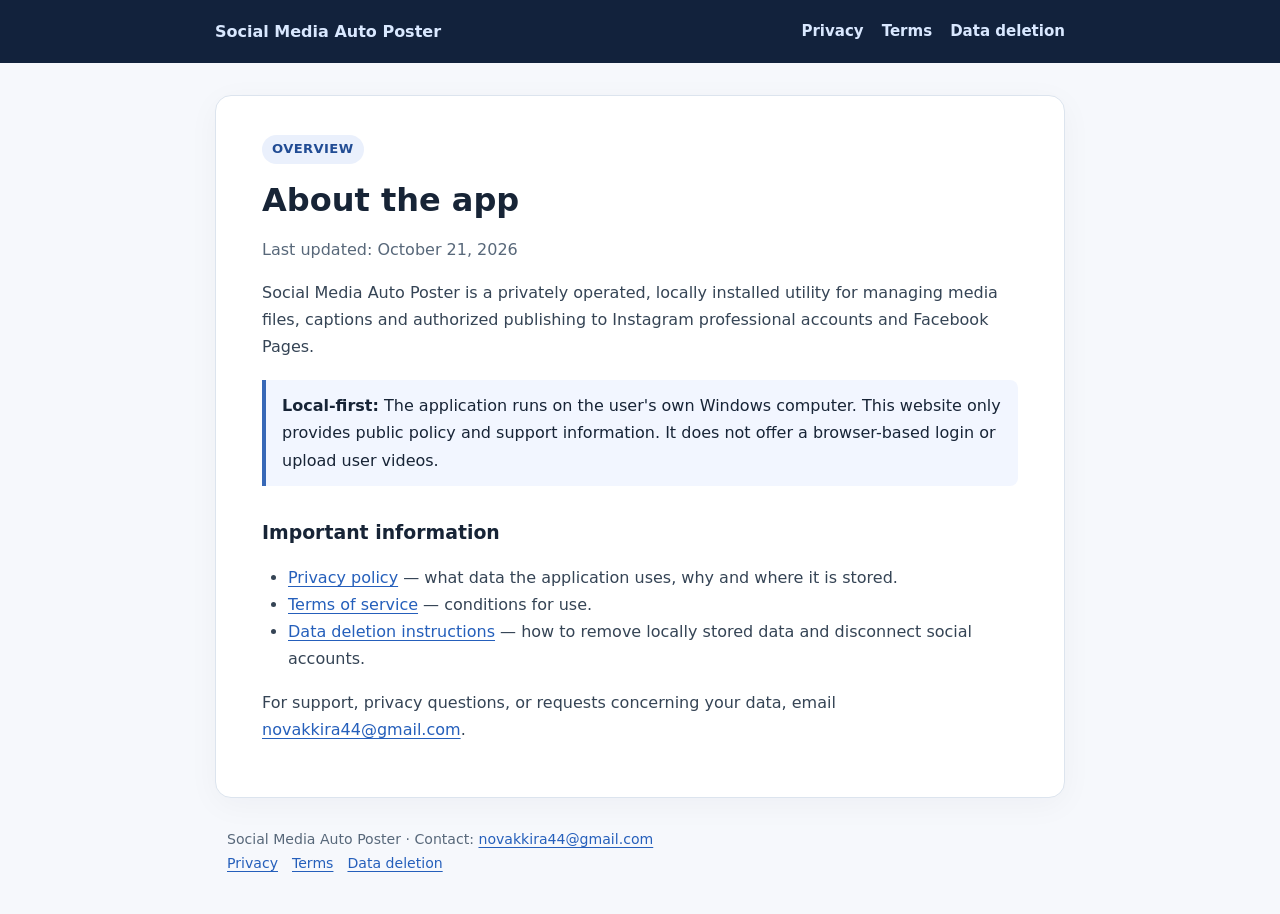
<file: index.html>
<!DOCTYPE html>
<html lang="en"><head><meta charset="utf-8"><meta name="viewport" content="width=device-width, initial-scale=1"><meta name="robots" content="index,follow"><title>About the app | Social Media Auto Poster</title><meta name="description" content="Information about Social Media Auto Poster and its privacy, terms and data deletion practices."><link rel="stylesheet" href="style.css"></head>
<body><header><div class="inner"><a href="index.html">Social Media Auto Poster</a><nav aria-label="Main navigation"><a href="privacy.html">Privacy</a><a href="terms.html">Terms</a><a href="deletion.html">Data deletion</a></nav></div></header><main><div class="tag">Overview</div><h1>About the app</h1><p class="updated">Last updated: October 21, 2026</p><p>Social Media Auto Poster is a privately operated, locally installed utility for managing media files, captions and authorized publishing to Instagram professional accounts and Facebook Pages.</p>
<div class="notice"><strong>Local-first:</strong> The application runs on the user's own Windows computer. This website only provides public policy and support information. It does not offer a browser-based login or upload user videos.</div>
<h2>Important information</h2><ul><li><a href="privacy.html">Privacy policy</a> — what data the application uses, why and where it is stored.</li><li><a href="terms.html">Terms of service</a> — conditions for use.</li><li><a href="deletion.html">Data deletion instructions</a> — how to remove locally stored data and disconnect social accounts.</li></ul>
<p>For support, privacy questions, or requests concerning your data, email <a href="mailto:novakkira44@gmail.com">novakkira44@gmail.com</a>.</p></main><footer><span>Social Media Auto Poster · Contact: <a href="mailto:novakkira44@gmail.com">novakkira44@gmail.com</a></span><div><a href="privacy.html">Privacy</a><a href="terms.html">Terms</a><a href="deletion.html">Data deletion</a></div></footer></body></html>
</file>
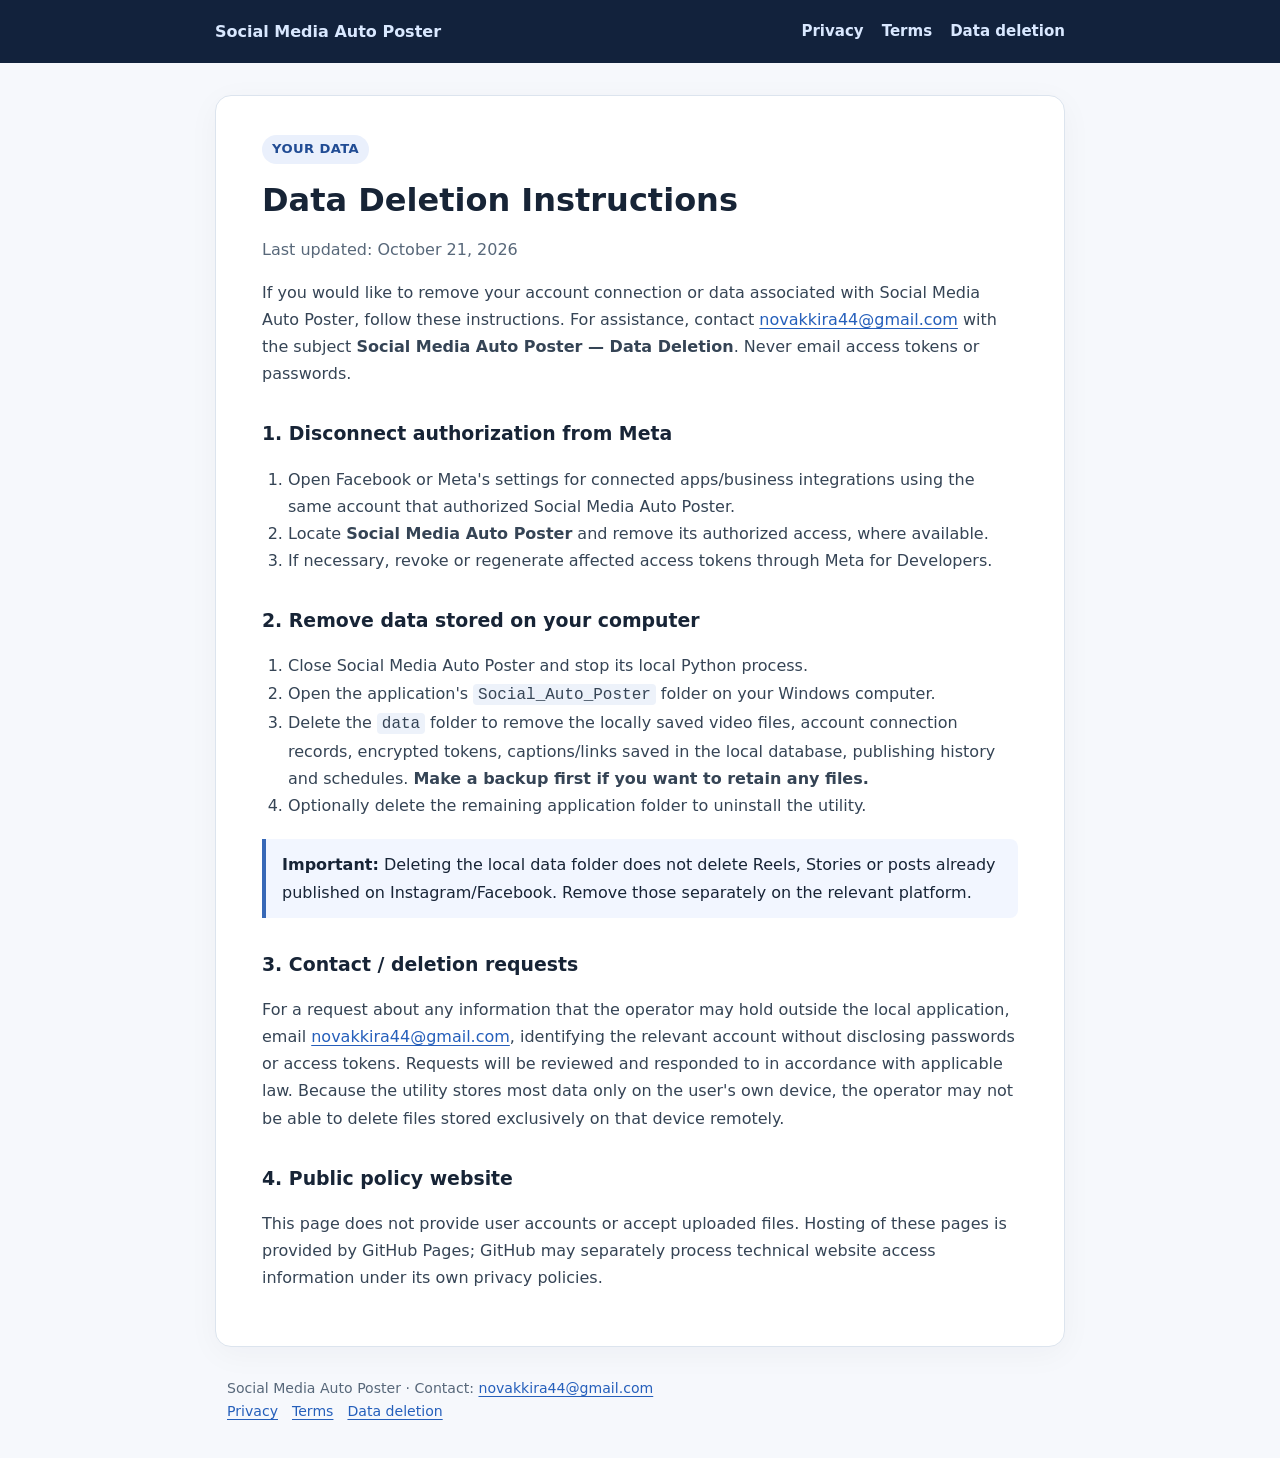
<file: deletion.html>
<!DOCTYPE html>
<html lang="en"><head><meta charset="utf-8"><meta name="viewport" content="width=device-width, initial-scale=1"><meta name="robots" content="index,follow"><title>Data Deletion Instructions | Social Media Auto Poster</title><meta name="description" content="Information about Social Media Auto Poster and its privacy, terms and data deletion practices."><link rel="stylesheet" href="style.css"></head>
<body><header><div class="inner"><a href="index.html">Social Media Auto Poster</a><nav aria-label="Main navigation"><a href="privacy.html">Privacy</a><a href="terms.html">Terms</a><a href="deletion.html">Data deletion</a></nav></div></header><main><div class="tag">Your data</div><h1>Data Deletion Instructions</h1><p class="updated">Last updated: October 21, 2026</p><p>If you would like to remove your account connection or data associated with Social Media Auto Poster, follow these instructions. For assistance, contact <a href="mailto:novakkira44@gmail.com?subject=Social%20Media%20Auto%20Poster%20-%20Data%20Deletion">novakkira44@gmail.com</a> with the subject <strong>Social Media Auto Poster — Data Deletion</strong>. Never email access tokens or passwords.</p>
<h2>1. Disconnect authorization from Meta</h2>
<ol><li>Open Facebook or Meta's settings for connected apps/business integrations using the same account that authorized Social Media Auto Poster.</li><li>Locate <strong>Social Media Auto Poster</strong> and remove its authorized access, where available.</li><li>If necessary, revoke or regenerate affected access tokens through Meta for Developers.</li></ol>
<h2>2. Remove data stored on your computer</h2>
<ol><li>Close Social Media Auto Poster and stop its local Python process.</li><li>Open the application's <code>Social_Auto_Poster</code> folder on your Windows computer.</li><li>Delete the <code>data</code> folder to remove the locally saved video files, account connection records, encrypted tokens, captions/links saved in the local database, publishing history and schedules. <strong>Make a backup first if you want to retain any files.</strong></li><li>Optionally delete the remaining application folder to uninstall the utility.</li></ol>
<div class="notice"><strong>Important:</strong> Deleting the local data folder does not delete Reels, Stories or posts already published on Instagram/Facebook. Remove those separately on the relevant platform.</div>
<h2>3. Contact / deletion requests</h2>
<p>For a request about any information that the operator may hold outside the local application, email <a href="mailto:novakkira44@gmail.com">novakkira44@gmail.com</a>, identifying the relevant account without disclosing passwords or access tokens. Requests will be reviewed and responded to in accordance with applicable law. Because the utility stores most data only on the user's own device, the operator may not be able to delete files stored exclusively on that device remotely.</p>
<h2>4. Public policy website</h2>
<p>This page does not provide user accounts or accept uploaded files. Hosting of these pages is provided by GitHub Pages; GitHub may separately process technical website access information under its own privacy policies.</p></main><footer><span>Social Media Auto Poster · Contact: <a href="mailto:novakkira44@gmail.com">novakkira44@gmail.com</a></span><div><a href="privacy.html">Privacy</a><a href="terms.html">Terms</a><a href="deletion.html">Data deletion</a></div></footer></body></html>
</file>
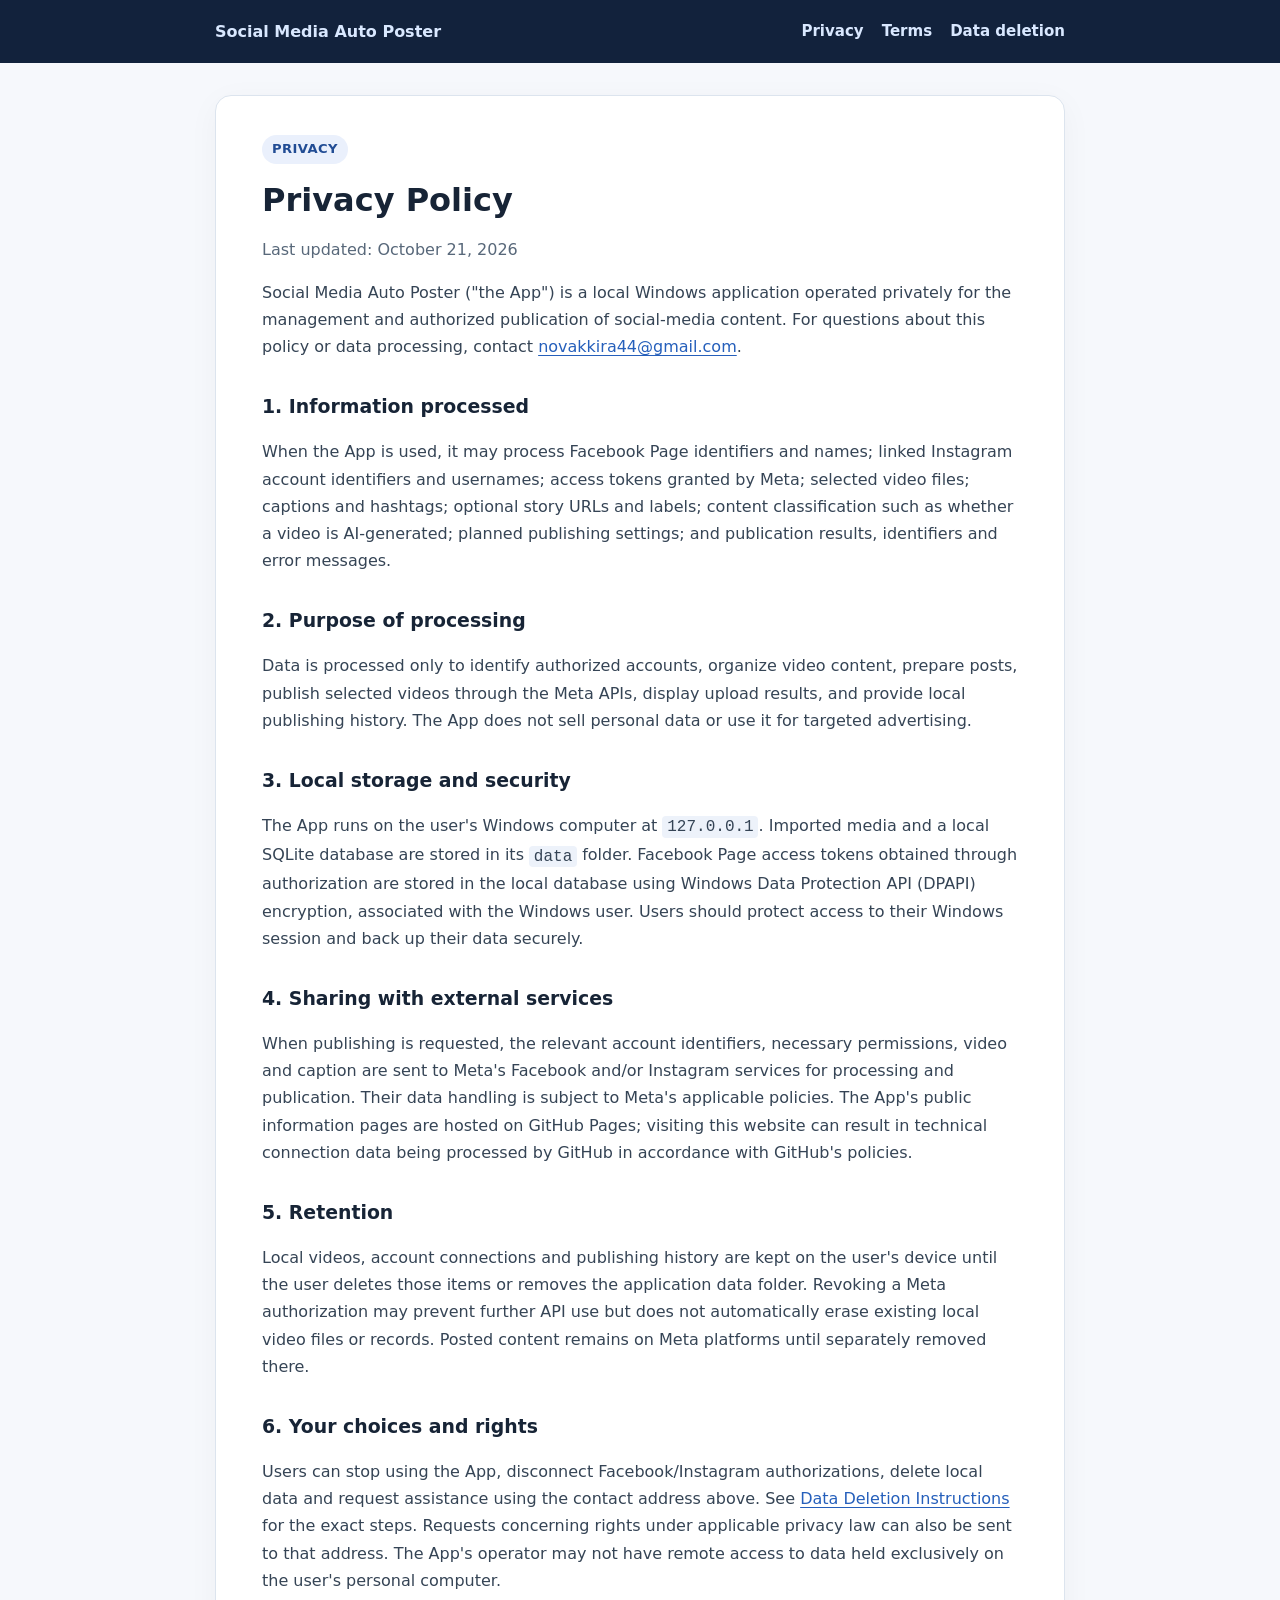
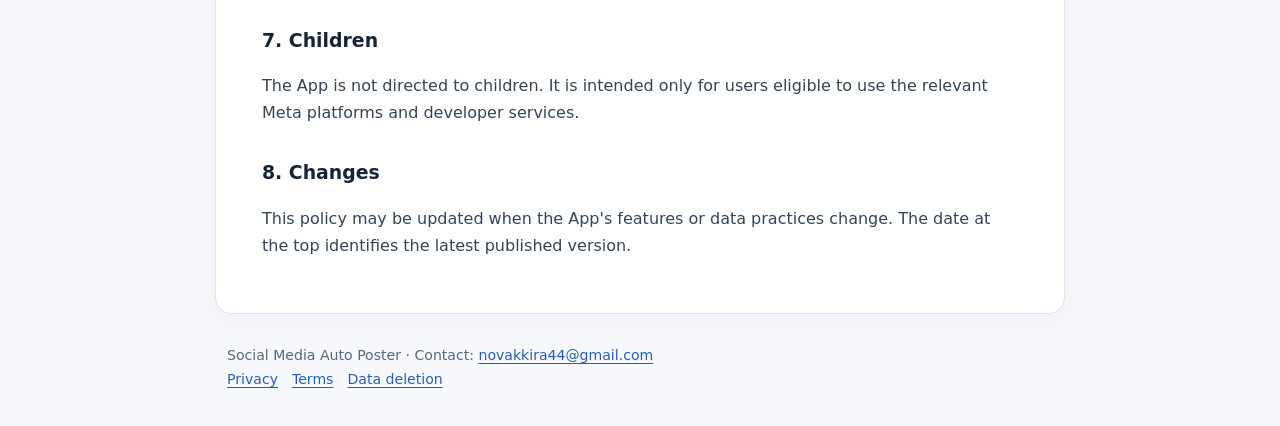
<file: privacy.html>
<!DOCTYPE html>
<html lang="en"><head><meta charset="utf-8"><meta name="viewport" content="width=device-width, initial-scale=1"><meta name="robots" content="index,follow"><title>Privacy Policy | Social Media Auto Poster</title><meta name="description" content="Information about Social Media Auto Poster and its privacy, terms and data deletion practices."><link rel="stylesheet" href="style.css"></head>
<body><header><div class="inner"><a href="index.html">Social Media Auto Poster</a><nav aria-label="Main navigation"><a href="privacy.html">Privacy</a><a href="terms.html">Terms</a><a href="deletion.html">Data deletion</a></nav></div></header><main><div class="tag">Privacy</div><h1>Privacy Policy</h1><p class="updated">Last updated: October 21, 2026</p><p>Social Media Auto Poster ("the App") is a local Windows application operated privately for the management and authorized publication of social-media content. For questions about this policy or data processing, contact <a href="mailto:novakkira44@gmail.com">novakkira44@gmail.com</a>.</p>
<h2>1. Information processed</h2>
<p>When the App is used, it may process Facebook Page identifiers and names; linked Instagram account identifiers and usernames; access tokens granted by Meta; selected video files; captions and hashtags; optional story URLs and labels; content classification such as whether a video is AI-generated; planned publishing settings; and publication results, identifiers and error messages.</p>
<h2>2. Purpose of processing</h2>
<p>Data is processed only to identify authorized accounts, organize video content, prepare posts, publish selected videos through the Meta APIs, display upload results, and provide local publishing history. The App does not sell personal data or use it for targeted advertising.</p>
<h2>3. Local storage and security</h2>
<p>The App runs on the user's Windows computer at <code>127.0.0.1</code>. Imported media and a local SQLite database are stored in its <code>data</code> folder. Facebook Page access tokens obtained through authorization are stored in the local database using Windows Data Protection API (DPAPI) encryption, associated with the Windows user. Users should protect access to their Windows session and back up their data securely.</p>
<h2>4. Sharing with external services</h2>
<p>When publishing is requested, the relevant account identifiers, necessary permissions, video and caption are sent to Meta's Facebook and/or Instagram services for processing and publication. Their data handling is subject to Meta's applicable policies. The App's public information pages are hosted on GitHub Pages; visiting this website can result in technical connection data being processed by GitHub in accordance with GitHub's policies.</p>
<h2>5. Retention</h2>
<p>Local videos, account connections and publishing history are kept on the user's device until the user deletes those items or removes the application data folder. Revoking a Meta authorization may prevent further API use but does not automatically erase existing local video files or records. Posted content remains on Meta platforms until separately removed there.</p>
<h2>6. Your choices and rights</h2>
<p>Users can stop using the App, disconnect Facebook/Instagram authorizations, delete local data and request assistance using the contact address above. See <a href="deletion.html">Data Deletion Instructions</a> for the exact steps. Requests concerning rights under applicable privacy law can also be sent to that address. The App's operator may not have remote access to data held exclusively on the user's personal computer.</p>
<h2>7. Children</h2>
<p>The App is not directed to children. It is intended only for users eligible to use the relevant Meta platforms and developer services.</p>
<h2>8. Changes</h2>
<p>This policy may be updated when the App's features or data practices change. The date at the top identifies the latest published version.</p></main><footer><span>Social Media Auto Poster · Contact: <a href="mailto:novakkira44@gmail.com">novakkira44@gmail.com</a></span><div><a href="privacy.html">Privacy</a><a href="terms.html">Terms</a><a href="deletion.html">Data deletion</a></div></footer></body></html>
</file>
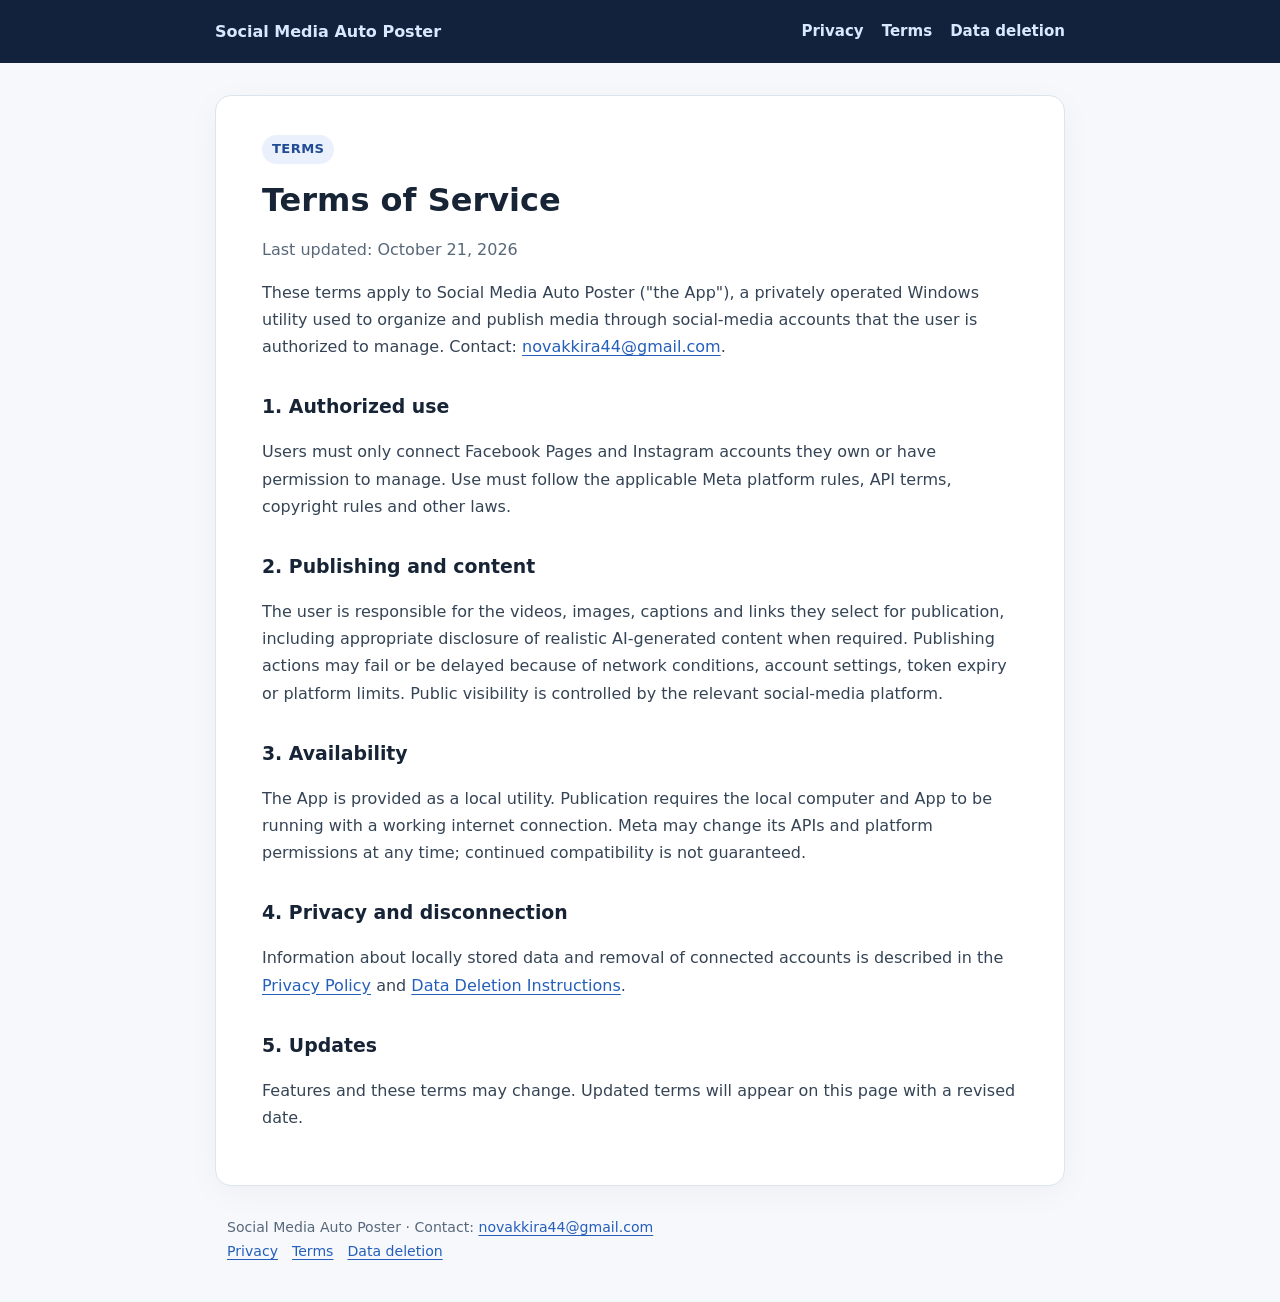
<file: terms.html>
<!DOCTYPE html>
<html lang="en"><head><meta charset="utf-8"><meta name="viewport" content="width=device-width, initial-scale=1"><meta name="robots" content="index,follow"><title>Terms of Service | Social Media Auto Poster</title><meta name="description" content="Information about Social Media Auto Poster and its privacy, terms and data deletion practices."><link rel="stylesheet" href="style.css"></head>
<body><header><div class="inner"><a href="index.html">Social Media Auto Poster</a><nav aria-label="Main navigation"><a href="privacy.html">Privacy</a><a href="terms.html">Terms</a><a href="deletion.html">Data deletion</a></nav></div></header><main><div class="tag">Terms</div><h1>Terms of Service</h1><p class="updated">Last updated: October 21, 2026</p><p>These terms apply to Social Media Auto Poster ("the App"), a privately operated Windows utility used to organize and publish media through social-media accounts that the user is authorized to manage. Contact: <a href="mailto:novakkira44@gmail.com">novakkira44@gmail.com</a>.</p>
<h2>1. Authorized use</h2>
<p>Users must only connect Facebook Pages and Instagram accounts they own or have permission to manage. Use must follow the applicable Meta platform rules, API terms, copyright rules and other laws.</p>
<h2>2. Publishing and content</h2>
<p>The user is responsible for the videos, images, captions and links they select for publication, including appropriate disclosure of realistic AI-generated content when required. Publishing actions may fail or be delayed because of network conditions, account settings, token expiry or platform limits. Public visibility is controlled by the relevant social-media platform.</p>
<h2>3. Availability</h2>
<p>The App is provided as a local utility. Publication requires the local computer and App to be running with a working internet connection. Meta may change its APIs and platform permissions at any time; continued compatibility is not guaranteed.</p>
<h2>4. Privacy and disconnection</h2>
<p>Information about locally stored data and removal of connected accounts is described in the <a href="privacy.html">Privacy Policy</a> and <a href="deletion.html">Data Deletion Instructions</a>.</p>
<h2>5. Updates</h2>
<p>Features and these terms may change. Updated terms will appear on this page with a revised date.</p></main><footer><span>Social Media Auto Poster · Contact: <a href="mailto:novakkira44@gmail.com">novakkira44@gmail.com</a></span><div><a href="privacy.html">Privacy</a><a href="terms.html">Terms</a><a href="deletion.html">Data deletion</a></div></footer></body></html>
</file>
<file: style.css>
:root{color-scheme:light;--ink:#172436;--muted:#58687a;--line:#dce4ee;--accent:#255fbb;--surface:#fff;--bg:#f6f8fc}
*{box-sizing:border-box}body{margin:0;font:16px/1.7 system-ui,-apple-system,Segoe UI,Roboto,sans-serif;background:var(--bg);color:var(--ink)}a{color:var(--accent);text-underline-offset:3px}a:hover{color:#123b7a}
header{background:#12223c;color:white;padding:18px 24px}header .inner{max-width:850px;margin:auto;display:flex;align-items:center;justify-content:space-between;gap:16px;flex-wrap:wrap}
header a{color:#d9e8ff;text-decoration:none;font-weight:600}nav{display:flex;gap:18px;flex-wrap:wrap;font-size:.94rem}main{max-width:850px;background:var(--surface);margin:32px auto 18px;padding:38px 46px;border:1px solid var(--line);border-radius:16px;box-shadow:0 7px 32px rgba(10,30,60,.04)}h1{font-size:2rem;line-height:1.25;margin:0 0 12px}h2{font-size:1.18rem;margin:30px 0 8px}p,li{color:#354455}small,.updated{color:var(--muted)}ul,ol{padding-left:26px}.tag{display:inline-block;background:#eaf0fc;border-radius:99px;color:#214c94;padding:3px 10px;font-size:.82rem;font-weight:700;letter-spacing:.03em;text-transform:uppercase;margin:0 0 16px}.notice{border-left:4px solid #3768b7;background:#f2f6ff;padding:12px 16px;margin:20px 0;border-radius:0 8px 8px 0}footer{max-width:850px;margin:0 auto;padding:12px 12px 38px;color:var(--muted);font-size:.88rem}footer a{margin-right:14px}code{overflow-wrap:anywhere;background:#edf2fa;padding:.1em .3em;border-radius:4px}
@media(max-width:680px){header{padding:16px}main{margin:14px;padding:24px 18px;border-radius:10px}h1{font-size:1.65rem}nav{gap:10px}}
</file>
